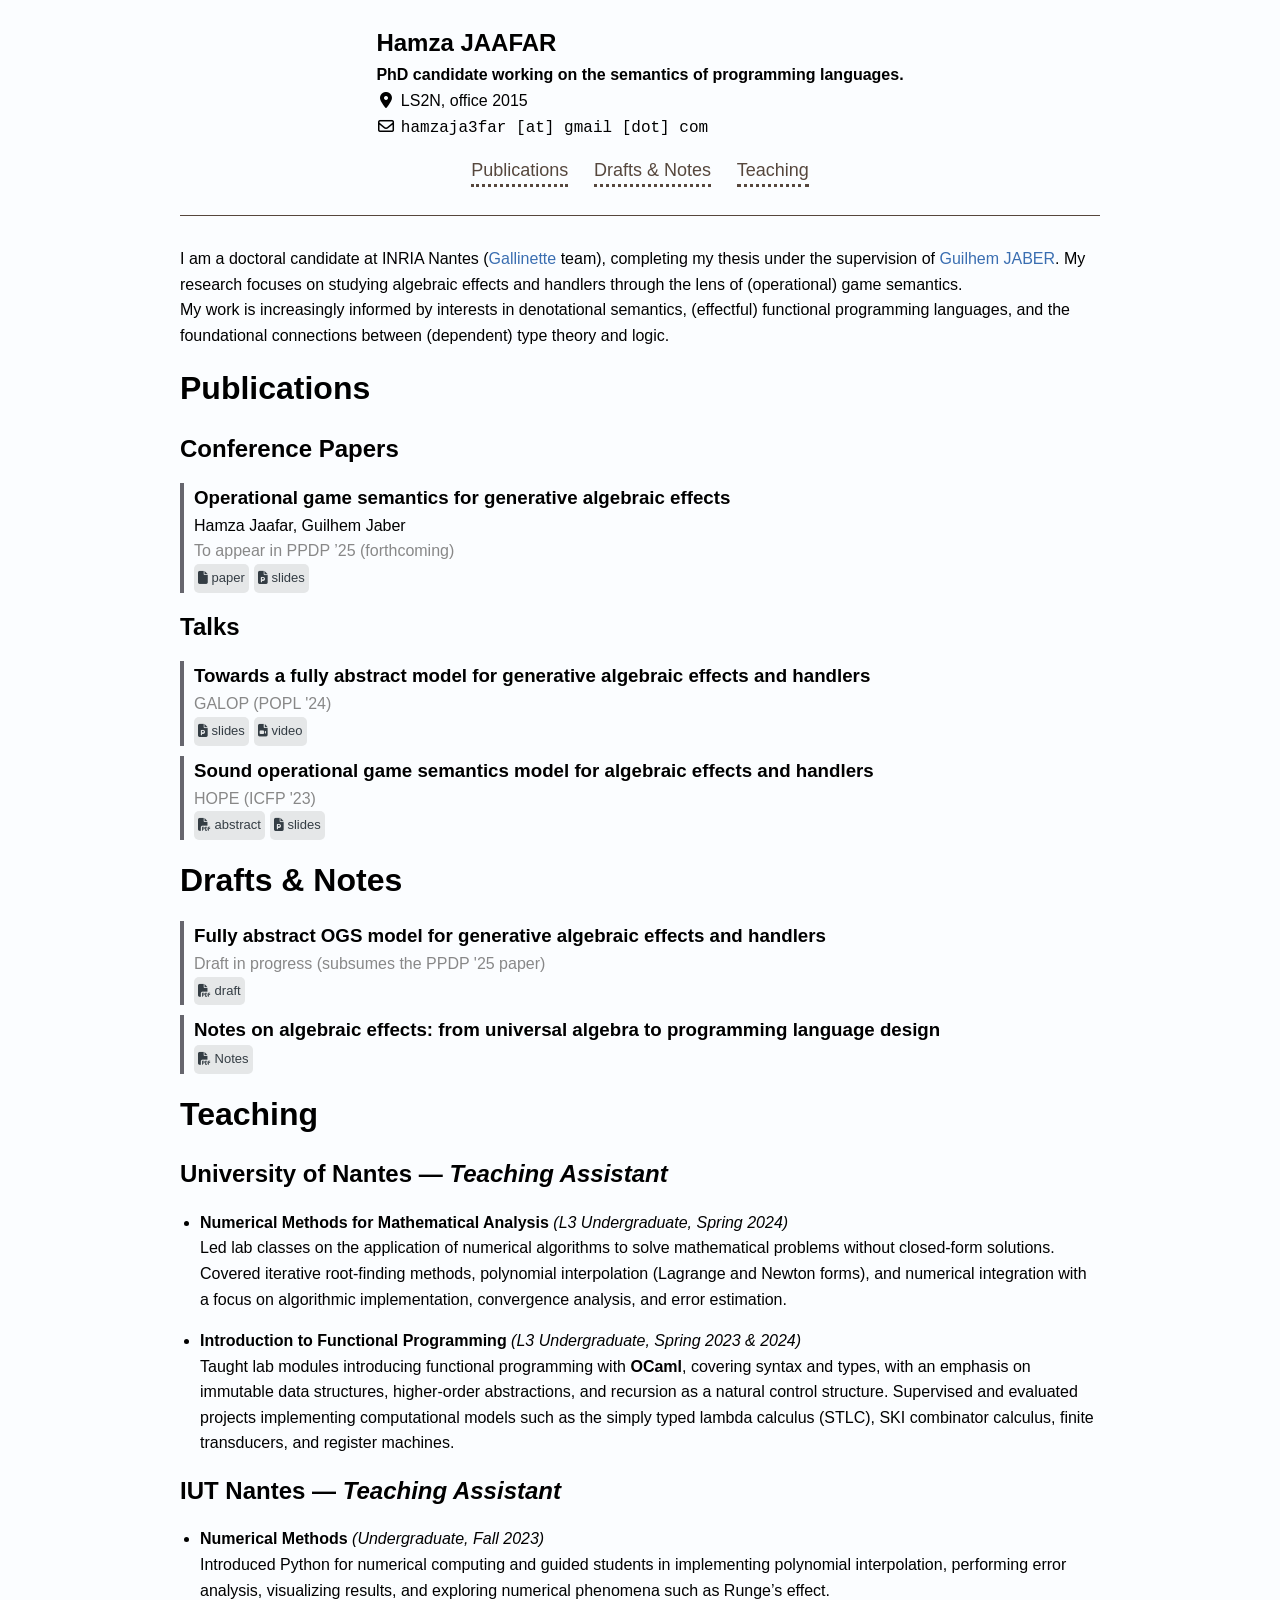
<file: index.html>
<!--
  This webpage is based on the template provided by https://basicpage.github.io/
  under MIT license:
  https://github.com/basicpage/basicpage.github.io?tab=MIT-1-ov-file

  Authors:
  - Yannick Forster
  - Théo Winterhalter
-->
<!DOCTYPE html>
<html prefix="og: https://ogp.me/ns#" lang="en">
<head>
  <meta name="viewport" content="width=device-width">
  <meta name="generator" content="pandoc">
  <meta property="og:type" content="website">
    <meta name="author" content="Hamza JAAFAR">
      <meta name="date" content="2025-09-27">
        <meta name="description" content="Hamza Jaafar - PhD candidate
at INRIA Nantes (Gallinette team), researching algebraic effects,
handlers, game semantics, and type theory.">
  <meta property="og:description" content="Hamza Jaafar - PhD candidate
at INRIA Nantes (Gallinette team), researching algebraic effects,
handlers, game semantics, and type theory.">
    <title>Hamza JAAFAR</title>
  
  <meta property="og:title" content="Hamza JAAFAR">

  <link rel="stylesheet" href="https://cdnjs.cloudflare.com/ajax/libs/font-awesome/6.6.0/css/all.min.css">
  <link rel="stylesheet" href="academicons/css/academicons.min.css">
    <link rel="stylesheet" href="style.css">
            <!-- Favicon -->
  <link rel="icon" type="image/png" href="/img/favicon-96x96.png" sizes="96x96" />
  <link rel="icon" type="image/svg+xml" href="/img/favicon.svg" />
  <link rel="shortcut icon" href="/img/favicon.ico" />
  <link rel="apple-touch-icon" sizes="180x180" href="/img/apple-touch-icon.png" />
  <link rel="manifest" href="/img/site.webmanifest" />
</head>
<body>
    <header class="split">
          <aside>
            <h1>Hamza JAAFAR</h1>
                  <h2>PhD candidate working on the semantics of
programming languages.</h2>
                        <p><i class="fa-solid fa-location-dot fa-fw"></i> LS2N,
office 2015</p>
                  <p><i class="fa-regular fa-envelope fa-fw"></i> <code>hamzaja3far
[at] gmail [dot] com</code></p>
            <div class="icons">
                                                                                      </div>
    </aside>
  </header>
    <nav>
    <ul>
    <li><a href="#publications"
    id="toc-publications">Publications</a></li>
    <li><a href="#drafts--notes" id="toc-drafts--notes">Drafts &amp;
    Notes</a></li>
    <li><a href="#teaching" id="toc-teaching">Teaching</a></li>
    </ul>
  </nav>
    <main>
    
    <!-- (pronouns: Ta / Al / The)
    email: hamzaja3far [![chebbakia emoji](files/shebbakia.png){.emoji}] gmail [dot] com
    #footer: >-
      Based on the
      [basicpage template](https://github.com/basicpage/basicpage.github.io) 
      made by Théo Winterhalter and Yannick Forster!
    -->

    <p>I am a doctoral candidate at INRIA Nantes (<a
    href="https://gallinette.gitlabpages.inria.fr/website/">Gallinette</a>
    team), completing my thesis under the supervision of <a
    href="https://guilhem.jaber.fr">Guilhem JABER</a>. My research
    focuses on studying algebraic effects and handlers through the lens
    of (operational) game semantics.<br />
    My work is increasingly informed by interests in denotational
    semantics, (effectful) functional programming languages, and the
    foundational connections between (dependent) type theory and
    logic.</p>
    <h1 id="publications">Publications</h1>
    <h2 id="conference-papers">Conference Papers</h2>
    <section class="paper">
    <h3>Operational game semantics for generative algebraic effects</h3>
    <div class="authors">
    Hamza Jaafar, Guilhem Jaber
    </div>
    <p>To appear in PPDP ’25 (forthcoming)</p>
    <div class="files">
    <a href="https://hal.science/hal-05166091v1/document"><i class="fa-solid fa-file"></i> paper</a>
    <a href="files/ppdp25.pdf"><i class="fa-solid fa-file-powerpoint"></i> slides</a>
    </div>
    </section>
    <h2 id="talks">Talks</h2>
    <section class="paper">
    <h3>Towards a fully abstract model for generative algebraic effects
    and handlers</h3>
    <div class="authors">

    </div>
    <p>GALOP (POPL '24)</p>
    <div class="files">
    <a href="files/galop24.pdf"><i class="fa-solid fa-file-powerpoint"></i> slides</a>
    <a href="https://www.youtube.com/watch?v=tF9Y5GxJpmc"><i class="fa-solid fa-file-video"></i> video</a>
    </div>
    </section>
    <section class="paper">
    <h3>Sound operational game semantics model for algebraic effects and
    handlers</h3>
    <div class="authors">

    </div>
    <p>HOPE (ICFP '23)</p>
    <div class="files">
    <a href="files/hope24.pdf"><i class="fa-solid fa-file-pdf"></i> abstract</a>
    <a href="files/ftalk.pdf"><i class="fa-solid fa-file-powerpoint"></i> slides</a>
    </div>
    </section>
    <h1 id="drafts--notes">Drafts &amp; Notes</h1>
    <section class="paper">
    <h3>Fully abstract OGS model for generative algebraic effects and
    handlers</h3>
    <div class="authors">

    </div>
    <p>Draft in progress (subsumes the PPDP '25 paper)</p>
    <div class="files">
    <a href="files/draft25.pdf"><i class="fa-solid fa-file-pdf"></i> draft</a>
    </div>
    </section>
    <section class="paper">
    <h3>Notes on algebraic effects: from universal algebra to
    programming language design</h3>
    <div class="authors">

    </div>
    <div class="files">
    <a href="files/algeff_notes.pdf"><i class="fa-solid fa-file-pdf"></i> Notes</a>
    </div>
    </section>
    <h1 id="teaching">Teaching</h1>
    <h2 id="university-of-nantes--teaching-assistant"><strong>University
    of Nantes</strong> — <em>Teaching Assistant</em></h2>
    <ul>
    <li><strong>Numerical Methods for Mathematical Analysis</strong>
    <em>(L3 Undergraduate, Spring 2024)</em><br />
    Led lab classes on the application of numerical algorithms to solve
    mathematical problems without closed-form solutions. Covered
    iterative root-finding methods, polynomial interpolation (Lagrange
    and Newton forms), and numerical integration with a focus on
    algorithmic implementation, convergence analysis, and error
    estimation.</li>
    </ul>
     <!-- (rectangles, trapezoidal rule, Simpson’s rule, Newton–Cotes formulas), with a focus on algorithmic implementation, convergence analysis, and error estimation. -->

    <ul>
    <li><strong>Introduction to Functional Programming</strong> <em>(L3
    Undergraduate, Spring 2023 &amp; 2024)</em><br />
    Taught lab modules introducing functional programming with
    <strong>OCaml</strong>, covering syntax and types, with an emphasis
    on immutable data structures, higher-order abstractions, and
    recursion as a natural control structure. Supervised and evaluated
    projects implementing computational models such as the simply typed
    lambda calculus (STLC), SKI combinator calculus, finite transducers,
    and register machines.</li>
    </ul>
    <h2 id="iut-nantes--teaching-assistant"><strong>IUT Nantes</strong>
    — <em>Teaching Assistant</em></h2>
    <ul>
    <li><strong>Numerical Methods</strong> <em>(Undergraduate, Fall
    2023)</em><br />
    Introduced Python for numerical computing and guided students in
    implementing polynomial interpolation, performing error analysis,
    visualizing results, and exploring numerical phenomena such as
    Runge’s effect.</li>
    </ul>

      </main>
  </body>
</html>
</file>
<file: style.css>
:root {
  --bg: #fbfdff;
  --headerbg: transparent;
  --navbg: transparent;
  --mainbg: transparent;
  --footerbg: transparent;
  --navlink: #56473d;
  --navborder: #56473d;
}

/*** GENERAL ***/

* {
  box-sizing: border-box;
}

body, div, header, footer, main, h1, h2, h3, h4, h5, h6, img, p {
  margin: 0;
  padding: 0;
}

html {
  min-height: 100%;
}

body {
  background: var(--bg);
  min-height: 100%;
  font-family: -apple-system, BlinkMacSystemFont, "Segoe UI", Roboto, "Helvetica Neue", Helvetica, Arial, sans-serif, "Apple Color Emoji", "Segoe UI Emoji", "Segoe UI Symbol";
  font-size: 12pt;
  line-height: 1.6;
  padding: 1.5rem;
  word-wrap: break-word;
}

a {
  color: #3a6eb1;
  text-decoration: none;
}

a:active, a:hover {
  color: #71acf8;
  outline: 0;
}

ul {
  padding-left: 20px;
}

/*** HEADER ***/

header {
  max-width: 920px;
  width: auto;
  margin: auto;
  display: flex;
  flex-direction: column;
  flex-wrap: wrap;
  justify-content: center;
  align-items: center;
  /* padding: 15px; */
  background: var(--headerbg);
  gap: 5px;
}

header img {
  /* flex: 1; */
  max-width: 200px;
}

header h1 {
  text-align: center;
}

header h2 {
  font-size: medium;
  text-align: center;
}

header p {
  margin: 0;
  text-align: center;
}

header div.icons {
  display: flex;
  flex-direction: row;
  flex-wrap: wrap;
  justify-content: center;
  gap: 8px;
}

header div.icons a {
  font-size: x-large;
}

header div.icons a[title] {
  position: relative;
}

header div.icons a:hover[title]::after {
  content: attr(title);
  display: inline-block;
  padding: 0.2em 0.6em;
  white-space: nowrap;
  background-color: #555;
  color: #fff;
  font-style: normal;
  font-family: sans-serif;
  font-size: 0.8em;
  position: absolute;
  top: 170%;
  left: 50%;
  transform: translate(-50%, -1em);
  z-index: 1;
}

/*** NAV ***/

nav {
  max-width: 920px;
  width: auto;
  margin: auto;
  padding: 15px;
  background: var(--navbg);
  border-bottom: 1px solid var(--navborder);
  padding-bottom: 30px;
}

nav ul {
  display: flex;
  flex-direction: row;
  flex-wrap: wrap;
  justify-content: center;
  align-items: center;
  margin: 0;
  padding: 0;
  gap: 15px;
}

nav ul li {
  list-style-type: none;
}

nav ul li a {
  font-size: large;
  color: var(--navlink);
  border-bottom: 3px dotted var(--navlink);
  padding-bottom: 0.2em;
  margin: 0.3em;
}

nav ul li a:hover {
  color: var(--navlink);
  border-bottom: 3px solid var(--navlink);
}

/*** MAIN ***/

main {
  width: auto;
  margin: auto;
  max-width: 920px;
  background: var(--mainbg);
  /* padding: 15px; */
  padding-top: 30px;
}

main p {
  margin-bottom: 6px;
}

main h1, main h2 {
  margin: 15px 0;
}

main h3, main h4, main h5, main h6 {
  margin-bottom: 6px;
}

/*** FOOTER ***/

footer {
  width: auto;
  margin: auto;
  max-width: 920px;
  background: var(--footerbg);
  /* padding: 15px; */
  padding-top: 30px;
  border-top: 1px solid var(--navborder);
}

/* KBD (keyboard) */

kbd {
  background-color: #eee;
  border-radius: 3px;
  border: 1px solid #b4b4b4;
  box-shadow:
    0 1px 1px rgba(0, 0, 0, 0.2),
    0 2px 0 0 rgba(255, 255, 255, 0.7) inset;
  color: #333;
  display: inline-block;
  font-size: 0.85em;
  font-weight: 700;
  line-height: 1;
  padding: 2px 4px;
  white-space: nowrap;
}

/* ALERTS */

div.tip {
  border-left: 4px solid rgb(48, 148, 48);
  padding-left: 10px;
}

div.tip > div.title p {
  color: rgb(48, 148, 48);
  font-weight: bold;
}

div.tip > div.title p::before {
  font-family: "Font Awesome 6 Free";
  content: '\f0eb';
  margin-right: 4px;
}

div.important {
  border-left: 4px solid rgb(115, 32, 136);
  padding-left: 10px;
}

div.important > div.title p {
  color: rgb(115, 32, 136);
  font-weight: bold;
}

div.important > div.title p::before {
  font-family: "Font Awesome 6 Free";
  content: '\f27a';
  margin-right: 4px;
}

div.warning {
  border-left: 4px solid rgb(233, 170, 46);
  padding-left: 10px;
}

div.warning > div.title p {
  color: rgb(233, 170, 46);
  font-weight: bold;
}

div.warning > div.title p::before {
  font-family: "Font Awesome 6 Free";
  content: '\f071';
  margin-right: 4px;
}

div.caution {
  border-left: 4px solid rgb(233, 46, 83);
  padding-left: 10px;
}

div.caution > div.title p {
  color: rgb(233, 46, 83);
  font-weight: bold;
}

div.caution > div.title p::before {
  font-family: "Font Awesome 6 Free";
  content: '\f06a';
  margin-right: 4px;
}

div.note {
  border-left: 4px solid rgb(46, 93, 233);
  padding-left: 10px;
}

div.note > div.title p {
  color: rgb(46, 93, 233);
  font-weight: bold;
}

div.note > div.title p::before {
  font-family: "Font Awesome 6 Free";
  content: '\f05a';
  margin-right: 4px;
}

/* CLASSES */

.round-image {
    border-radius: 50%;
    object-fit: cover;
}

section.paper {
  border-left: 4px solid rgb(102, 102, 110);
  padding-left: 10px;
  margin-bottom: 10px;
}

section.paper h3 {
  margin: 0;
}

section.paper p {
  color: rgb(136, 136, 136);
  margin: 0;
}

div.files {
  display: flex;
  justify-content: flex-start;
  flex-direction: row;
  flex-wrap: wrap;
  align-items: baseline;
  gap: 5px 0;
}

div.files a {
  border-radius: 5px;
  padding: 4px;
  margin-right: 5px;
  background: #e5e7e8;
  color: #343d44;
  font-size: small;
}

div.files a:hover {
  background: #91c3ea;
  text-decoration: none;
}

span.lastupdate {
  color: #9e9d9d;
}

@media screen and (min-width: 1000px) {
  header.split {
    flex-direction: row;
    gap: 2em;
  }

  header.split h1, header.split h2, header.split p {
    text-align: left;
  }

  header div.icons {
    justify-content: left;
  }
}

.emoji {
  width: 1.5em;
  height: 1.5em;
  vertical-align: text-bottom;
  display: inline-block;
}
</file>
<file: academicons/css/academicons.min.css>
@font-face {font-family: 'Academicons';font-style: normal;font-weight: 400;font-display: block;src:url('../fonts/academicons.eot');src:url('../fonts/academicons.eot') format('embedded-opentype'), url('../fonts/academicons.ttf') format('truetype'), url('../fonts/academicons.woff') format('woff'), url('../fonts/academicons.svg') format('svg');}.ai {font-family: 'Academicons';font-weight: 400;-moz-osx-font-smoothing: grayscale;-webkit-font-smoothing: antialiased;display: inline-block;font-style: normal;font-variant: normal;text-rendering: auto;line-height: 1;}.ai-academia:before {content: "\e9af";}.ai-academia-square:before {content: "\e93d";}.ai-acclaim:before {content: "\e92e";}.ai-acclaim-square:before {content: "\e93a";}.ai-acm:before {content: "\e93c";}.ai-acm-square:before {content: "\e95d";}.ai-acmdl:before {content: "\e96a";}.ai-acmdl-square:before {content: "\e9d3";}.ai-ads:before {content: "\e9cb";}.ai-ads-square:before {content: "\e94a";}.ai-africarxiv:before {content: "\e91b";}.ai-africarxiv-square:before {content: "\e90b";}.ai-archive:before {content: "\e955";}.ai-archive-square:before {content: "\e956";}.ai-arxiv:before {content: "\e974";}.ai-arxiv-square:before {content: "\e9a6";}.ai-biorxiv:before {content: "\e9a2";}.ai-biorxiv-square:before {content: "\e98b";}.ai-ceur:before {content: "\e96d";}.ai-ceur-square:before {content: "\e92f";}.ai-ciencia-vitae:before {content: "\e912";}.ai-ciencia-vitae-square:before {content: "\e913";}.ai-clarivate:before {content: "\e924";}.ai-clarivate-square:before {content: "\e925";}.ai-closed-access:before {content: "\e942";}.ai-closed-access-square:before {content: "\e943";}.ai-conversation:before {content: "\e94c";}.ai-conversation-square:before {content: "\e915";}.ai-coursera:before {content: "\e95f";}.ai-coursera-square:before {content: "\e97f";}.ai-crossref:before {content: "\e918";}.ai-crossref-square:before {content: "\e919";}.ai-cv:before {content: "\e9a5";}.ai-cv-square:before {content: "\e90a";}.ai-datacite:before {content: "\e91c";}.ai-datacite-square:before {content: "\e91d";}.ai-dataverse:before {content: "\e9f7";}.ai-dataverse-square:before {content: "\e9e4";}.ai-dblp:before {content: "\e94f";}.ai-dblp-square:before {content: "\e93f";}.ai-depsy:before {content: "\e97a";}.ai-depsy-square:before {content: "\e94b";}.ai-doi:before {content: "\e97e";}.ai-doi-square:before {content: "\e98f";}.ai-dryad:before {content: "\e97c";}.ai-dryad-square:before {content: "\e98c";}.ai-elsevier:before {content: "\e961";}.ai-elsevier-square:before {content: "\e910";}.ai-figshare:before {content: "\e981";}.ai-figshare-square:before {content: "\e9e7";}.ai-google-scholar:before {content: "\e9d4";}.ai-google-scholar-square:before {content: "\e9f9";}.ai-hal:before {content: "\e92c";}.ai-hal-square:before {content: "\e92d";}.ai-hypothesis:before {content: "\e95a";}.ai-hypothesis-square:before {content: "\e95b";}.ai-ideas-repec:before {content: "\e9ed";}.ai-ideas-repec-square:before {content: "\e9f8";}.ai-ieee:before {content: "\e929";}.ai-ieee-square:before {content: "\e9b9";}.ai-impactstory:before {content: "\e9cf";}.ai-impactstory-square:before {content: "\e9aa";}.ai-inaturalist:before {content: "\e900";}.ai-inaturalist-square:before {content: "\e901";}.ai-inpn:before {content: "\e902";}.ai-inpn-square:before {content: "\e903";}.ai-inspire:before {content: "\e9e9";}.ai-inspire-square:before {content: "\e9fe";}.ai-isidore:before {content: "\e936";}.ai-isidore-square:before {content: "\e954";}.ai-isni:before {content: "\e957";}.ai-isni-square:before {content: "\e958";}.ai-jstor:before {content: "\e938";}.ai-jstor-square:before {content: "\e944";}.ai-lattes:before {content: "\e9b3";}.ai-lattes-square:before {content: "\e99c";}.ai-mathoverflow:before {content: "\e9f6";}.ai-mathoverflow-square:before {content: "\e97b";}.ai-mendeley:before {content: "\e9f0";}.ai-mendeley-square:before {content: "\e9f3";}.ai-moodle:before {content: "\e907";}.ai-moodle-square:before {content: "\e908";}.ai-mtmt:before {content: "\e950";}.ai-mtmt-square:before {content: "\e951";}.ai-nakala:before {content: "\e940";}.ai-nakala-square:before {content: "\e941";}.ai-obp:before {content: "\e92a";}.ai-obp-square:before {content: "\e92b";}.ai-open-access:before {content: "\e939";}.ai-open-access-square:before {content: "\e9f4";}.ai-open-data:before {content: "\e966";}.ai-open-data-square:before {content: "\e967";}.ai-open-materials:before {content: "\e968";}.ai-open-materials-square:before {content: "\e969";}.ai-openedition:before {content: "\e946";}.ai-openedition-square:before {content: "\e947";}.ai-orcid:before {content: "\e9d9";}.ai-orcid-square:before {content: "\e9c3";}.ai-osf:before {content: "\e9ef";}.ai-osf-square:before {content: "\e931";}.ai-overleaf:before {content: "\e914";}.ai-overleaf-square:before {content: "\e98d";}.ai-philpapers:before {content: "\e98a";}.ai-philpapers-square:before {content: "\e96f";}.ai-piazza:before {content: "\e99a";}.ai-piazza-square:before {content: "\e90c";}.ai-preregistered:before {content: "\e906";}.ai-preregistered-square:before {content: "\e96b";}.ai-protocols:before {content: "\e952";}.ai-protocols-square:before {content: "\e953";}.ai-psyarxiv:before {content: "\e90e";}.ai-psyarxiv-square:before {content: "\e90f";}.ai-publons:before {content: "\e937";}.ai-publons-square:before {content: "\e94e";}.ai-pubmed:before {content: "\e99f";}.ai-pubmed-square:before {content: "\e97d";}.ai-pubpeer:before {content: "\e922";}.ai-pubpeer-square:before {content: "\e923";}.ai-researcherid:before {content: "\e91a";}.ai-researcherid-square:before {content: "\e95c";}.ai-researchgate:before {content: "\e95e";}.ai-researchgate-square:before {content: "\e99e";}.ai-ror:before {content: "\e948";}.ai-ror-square:before {content: "\e949";}.ai-sci-hub:before {content: "\e959";}.ai-sci-hub-square:before {content: "\e905";}.ai-scirate:before {content: "\e98e";}.ai-scirate-square:before {content: "\e99d";}.ai-scopus:before {content: "\e91e";}.ai-scopus-square:before {content: "\e91f";}.ai-semantic-scholar:before {content: "\e96e";}.ai-semantic-scholar-square:before {content: "\e96c";}.ai-springer:before {content: "\e928";}.ai-springer-square:before {content: "\e99b";}.ai-ssrn:before {content: "\e916";}.ai-ssrn-square:before {content: "\e917";}.ai-stackoverflow:before {content: "\e920";}.ai-stackoverflow-square:before {content: "\e921";}.ai-viaf:before {content: "\e933";}.ai-viaf-square:before {content: "\e934";}.ai-wiley:before {content: "\e926";}.ai-wiley-square:before {content: "\e927";}.ai-zenodo:before {content: "\e911";}.ai-zotero:before {content: "\e962";}.ai-zotero-square:before {content: "\e932";}.ai-lg {font-size: 1.33333em;line-height: 0.75em;vertical-align: -.0667em;}.ai-xs {font-size: .75em;}.ai-sm {font-size: .875em;}.ai-1x {font-size: 1em;}.ai-2x {font-size: 2em;}.ai-3x {font-size: 3em;}.ai-4x {font-size: 4em;}.ai-5x {font-size: 5em;}.ai-6x {font-size: 6em;}.ai-7x {font-size: 7em;}.ai-8x {font-size: 8em;}.ai-9x {font-size: 9em;}.ai-10x {font-size: 10em;}.ai-fw {text-align: center;width: 1.25em;}.ai-ul {list-style-type: none;margin-left: 2.5em;padding-left: 0;}.ai-ul > li {position: relative;}.ai-li {left: -2em;position: absolute;text-align: center;width: 2em;line-height: inherit;}.ai-border {border: solid 0.08em #eee;border-radius: .1em;padding: .2em .25em .15em;}.ai-pull-left {float: left;}.ai-pull-right {float: right;}.ai.ai-pull-left {margin-right: .3em;}.ai.ai-pull-right {margin-right: .3em;}.ai-stack {display: inline-block;height: 2em;line-height: 2em;position: relative;vertical-align: middle;width: 2.5em;}.ai-stack-1x, .ai-stack-2x {left: 0;position: absolute;text-align: center;width: 100%;}.ai-stack-1x {line-height: inherit;}.ai-stack-2x {font-size: 2em;}.ai-inverse {color: #fff;}
</file>
